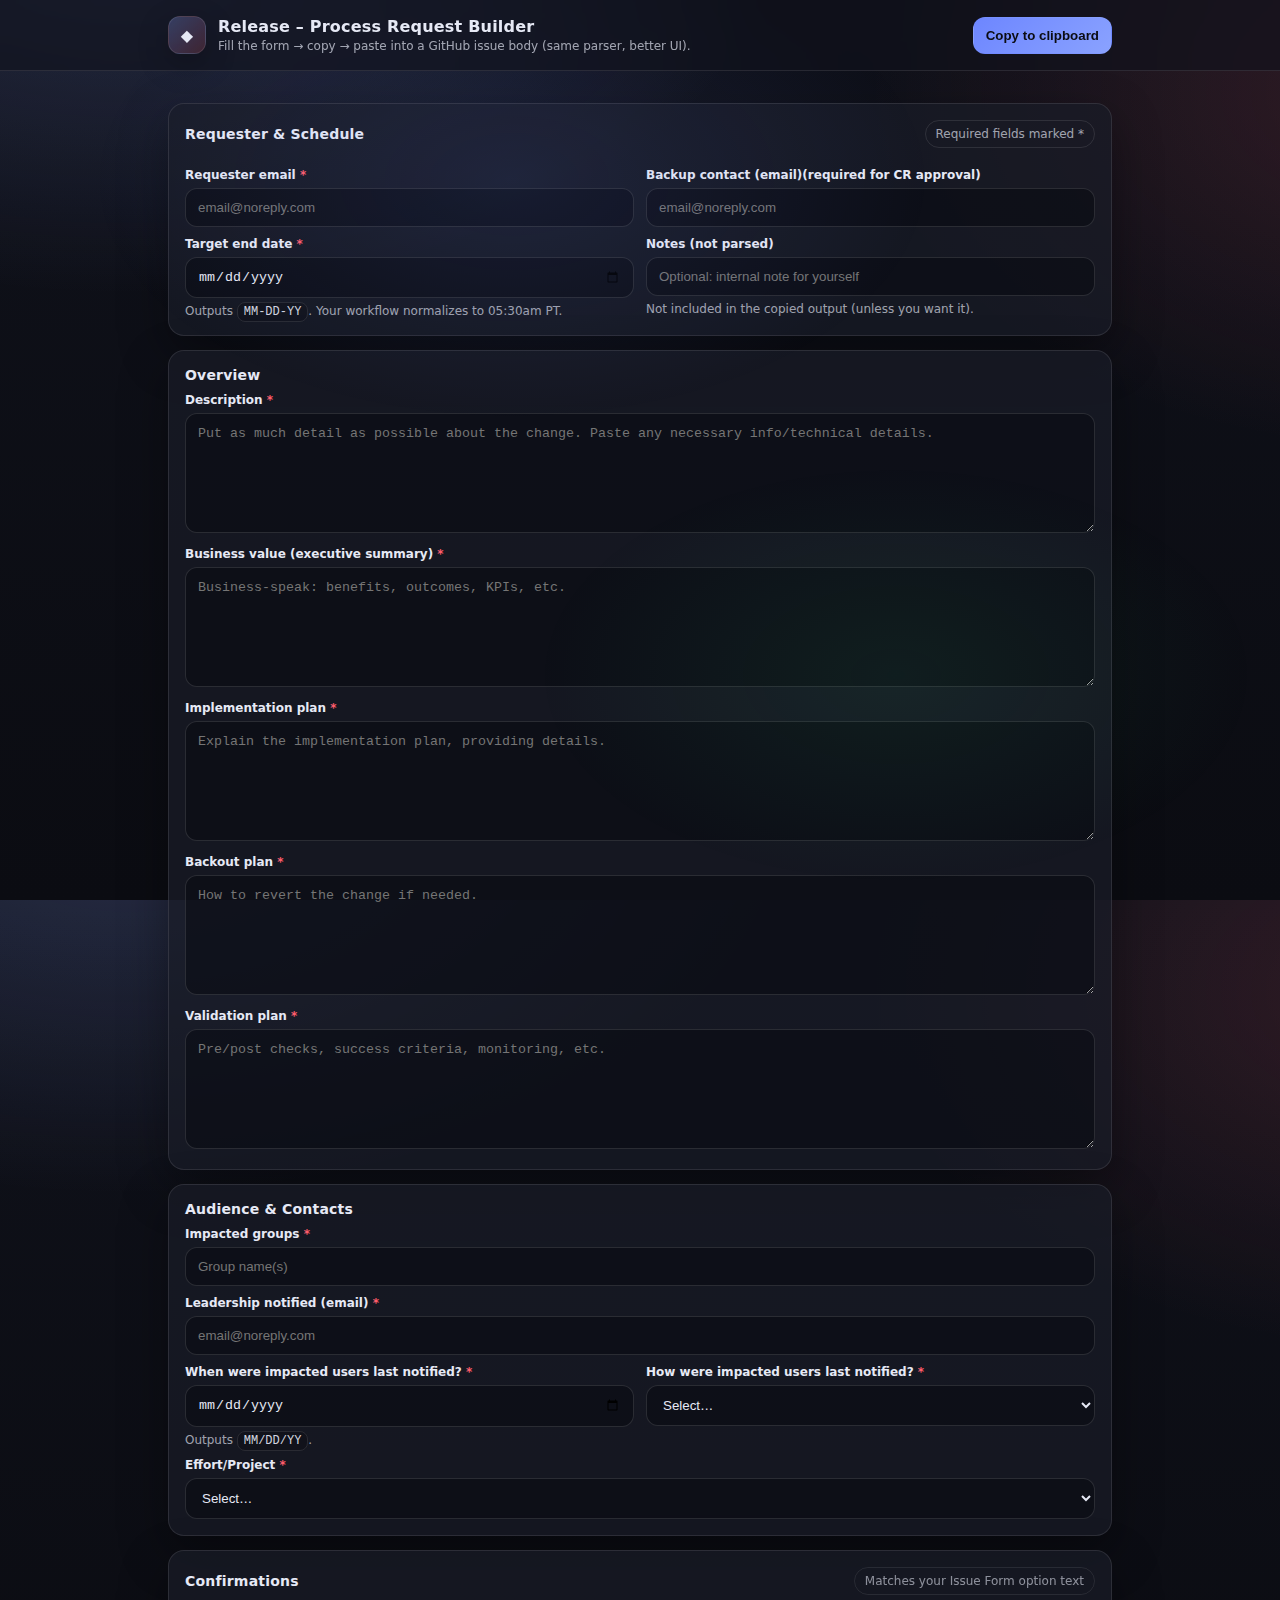
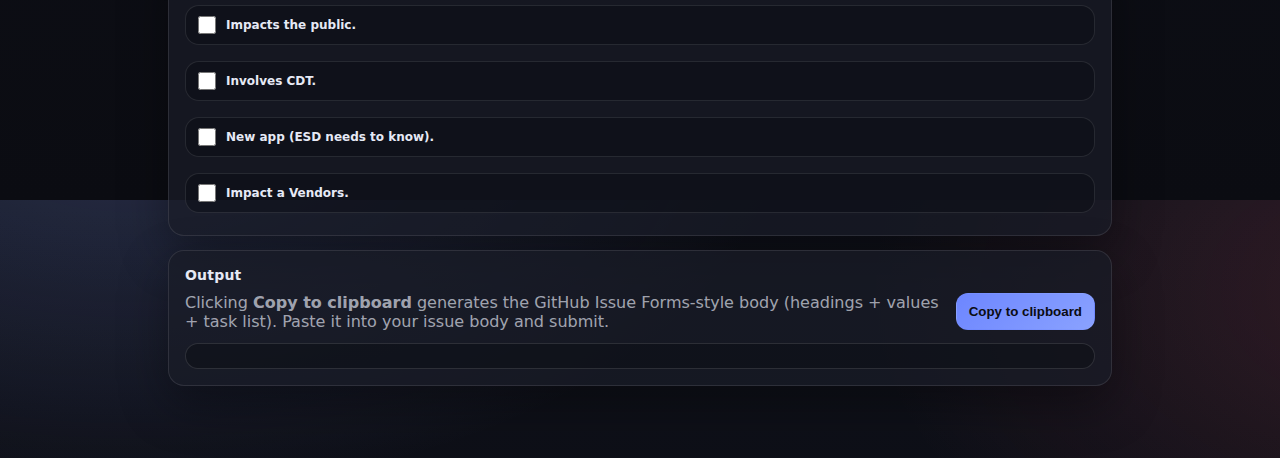
<file: docs/index.html>
<!doctype html>
<html lang="en">
<head>
  <meta charset="utf-8" />
  <meta name="viewport" content="width=device-width,initial-scale=1" />
  <title>Release – Process Request Builder</title>
  <link rel="stylesheet" href="./assets/styles.css" />
</head>

<body>
  <div class="bg-glow"></div>

  <header class="topbar">
    <div class="topbar-inner">
      <div class="brand">
        <div class="logo" aria-hidden="true">◆</div>
        <div>
          <h1>Release – Process Request Builder</h1>
          <p>Fill the form → copy → paste into a GitHub issue body (same parser, better UI).</p>
        </div>
      </div>

      <div class="topbar-actions">
        <button id="copyBtn" class="btn btn-primary" type="button">
          Copy to clipboard
        </button>
      </div>
    </div>
  </header>

  <main class="container">
    <section class="card appear">
      <div class="card-title">
        <h2>Requester & Schedule</h2>
        <span class="pill">Required fields marked *</span>
      </div>

      <div class="grid2">
        <div class="field">
          <label for="user_email">Requester email <span class="req">*</span></label>
          <input id="user_email" placeholder="email@noreply.com" autocomplete="email" />
        </div>

        <div class="field">
          <label for="backup_contact">Backup contact (email)(required for CR approval)</label>
          <input id="backup_contact" placeholder="email@noreply.com" autocomplete="email" />
        </div>
      </div>

      <div class="grid2">
        <div class="field">
          <label for="target_end_date_picker">Target end date <span class="req">*</span></label>
          <input id="target_end_date_picker" type="date" />
          <div class="hint">Outputs <code>MM-DD-YY</code>. Your workflow normalizes to 05:30am PT.</div>
        </div>

        <div class="field">
          <label for="notes">Notes (not parsed)</label>
          <input id="notes" placeholder="Optional: internal note for yourself" />
          <div class="hint">Not included in the copied output (unless you want it).</div>
        </div>
      </div>
    </section>

    <section class="card appear delay-1">
      <div class="card-title">
        <h2>Overview</h2>
      </div>

      <div class="field">
        <label for="description">Description <span class="req">*</span></label>
        <textarea id="description" placeholder="Put as much detail as possible about the change. Paste any necessary info/technical details."></textarea>
      </div>

      <div class="field">
        <label for="business_value">Business value (executive summary) <span class="req">*</span></label>
        <textarea id="business_value" placeholder="Business-speak: benefits, outcomes, KPIs, etc."></textarea>
      </div>

      <div class="field">
        <label for="implementation_plan">Implementation plan <span class="req">*</span></label>
        <textarea id="implementation_plan" placeholder="Explain the implementation plan, providing details."></textarea>
      </div>

      <div class="field">
        <label for="backout_plan">Backout plan <span class="req">*</span></label>
        <textarea id="backout_plan" placeholder="How to revert the change if needed."></textarea>
      </div>

      <div class="field">
        <label for="validation_plan">Validation plan <span class="req">*</span></label>
        <textarea id="validation_plan" placeholder="Pre/post checks, success criteria, monitoring, etc."></textarea>
      </div>
    </section>

    <section class="card appear delay-2">
      <div class="card-title">
        <h2>Audience & Contacts</h2>
      </div>

      <div class="field">
        <label for="impacted_groups">Impacted groups <span class="req">*</span></label>
        <input id="impacted_groups" placeholder="Group name(s)" />
      </div>

      <div class="field">
        <!-- keep label spacing EXACTLY as template: "Leadership notified  (email)" -->
        <label for="impacted_users_emails">Leadership notified  (email) <span class="req">*</span></label>
        <input id="impacted_users_emails" placeholder="email@noreply.com" autocomplete="email" />
      </div>

      <div class="grid2">
        <div class="field">
          <label for="last_notified_when_picker">When were impacted users last notified? <span class="req">*</span></label>
          <input id="last_notified_when_picker" type="date" />
          <div class="hint">Outputs <code>MM/DD/YY</code>.</div>
        </div>

        <div class="field">
          <label for="last_notified_how">How were impacted users last notified? <span class="req">*</span></label>
          <select id="last_notified_how">
            <option value="">Select…</option>
            <option>Meeting</option>
            <option>Teams message</option>
            <option>Email</option>
            <option>Call</option>
            <option>In Person</option>
          </select>
        </div>
      </div>

      <div class="field">
        <label for="effort">Effort/Project <span class="req">*</span></label>
        <select id="effort">
          <option value="">Select…</option>
          <option>Defect Resolution</option>
          <option>Executive Sponsor Projects</option>
          <option>Maintenance and Operation</option>
          <option>Legislative Mandate</option>
          <option>User Request</option>
          <option>Test Environment</option>
        </select>
      </div>
    </section>

    <section class="card appear delay-3">
      <div class="card-title">
        <h2>Confirmations</h2>
        <span class="pill subtle">Matches your Issue Form option text</span>
      </div>

      <div class="checks">
        <label class="check">
          <input type="checkbox" id="chk_impacts_public" />
          <span>Impacts the public.</span>
        </label>
        <label class="check">
          <input type="checkbox" id="chk_involves_cdt" />
          <span>Involves CDT.</span>
        </label>
        <label class="check">
          <input type="checkbox" id="chk_new_app_esd" />
          <span>New app (ESD needs to know).</span>
        </label>
        <label class="check">
          <input type="checkbox" id="chk_vendor_impact" />
          <span>Impact a Vendors.</span>
        </label>
      </div>
    </section>

    <section class="card appear delay-4">
      <div class="card-title">
        <h2>Output</h2>
      </div>

      <div class="mini">
        <div class="mini-left">
          <p class="muted">
            Clicking <strong>Copy to clipboard</strong> generates the GitHub Issue Forms-style body
            (headings + values + task list). Paste it into your issue body and submit.
          </p>
        </div>
        <div class="mini-right">
          <button id="copyBtn2" class="btn btn-primary" type="button">Copy to clipboard</button>
        </div>
      </div>

      <div id="msg" class="msg" aria-live="polite"></div>
    </section>
  </main>

  <div id="toast" class="toast" role="status" aria-live="polite"></div>

  <script src="./assets/app.js"></script>
</body>
</html>
</file>
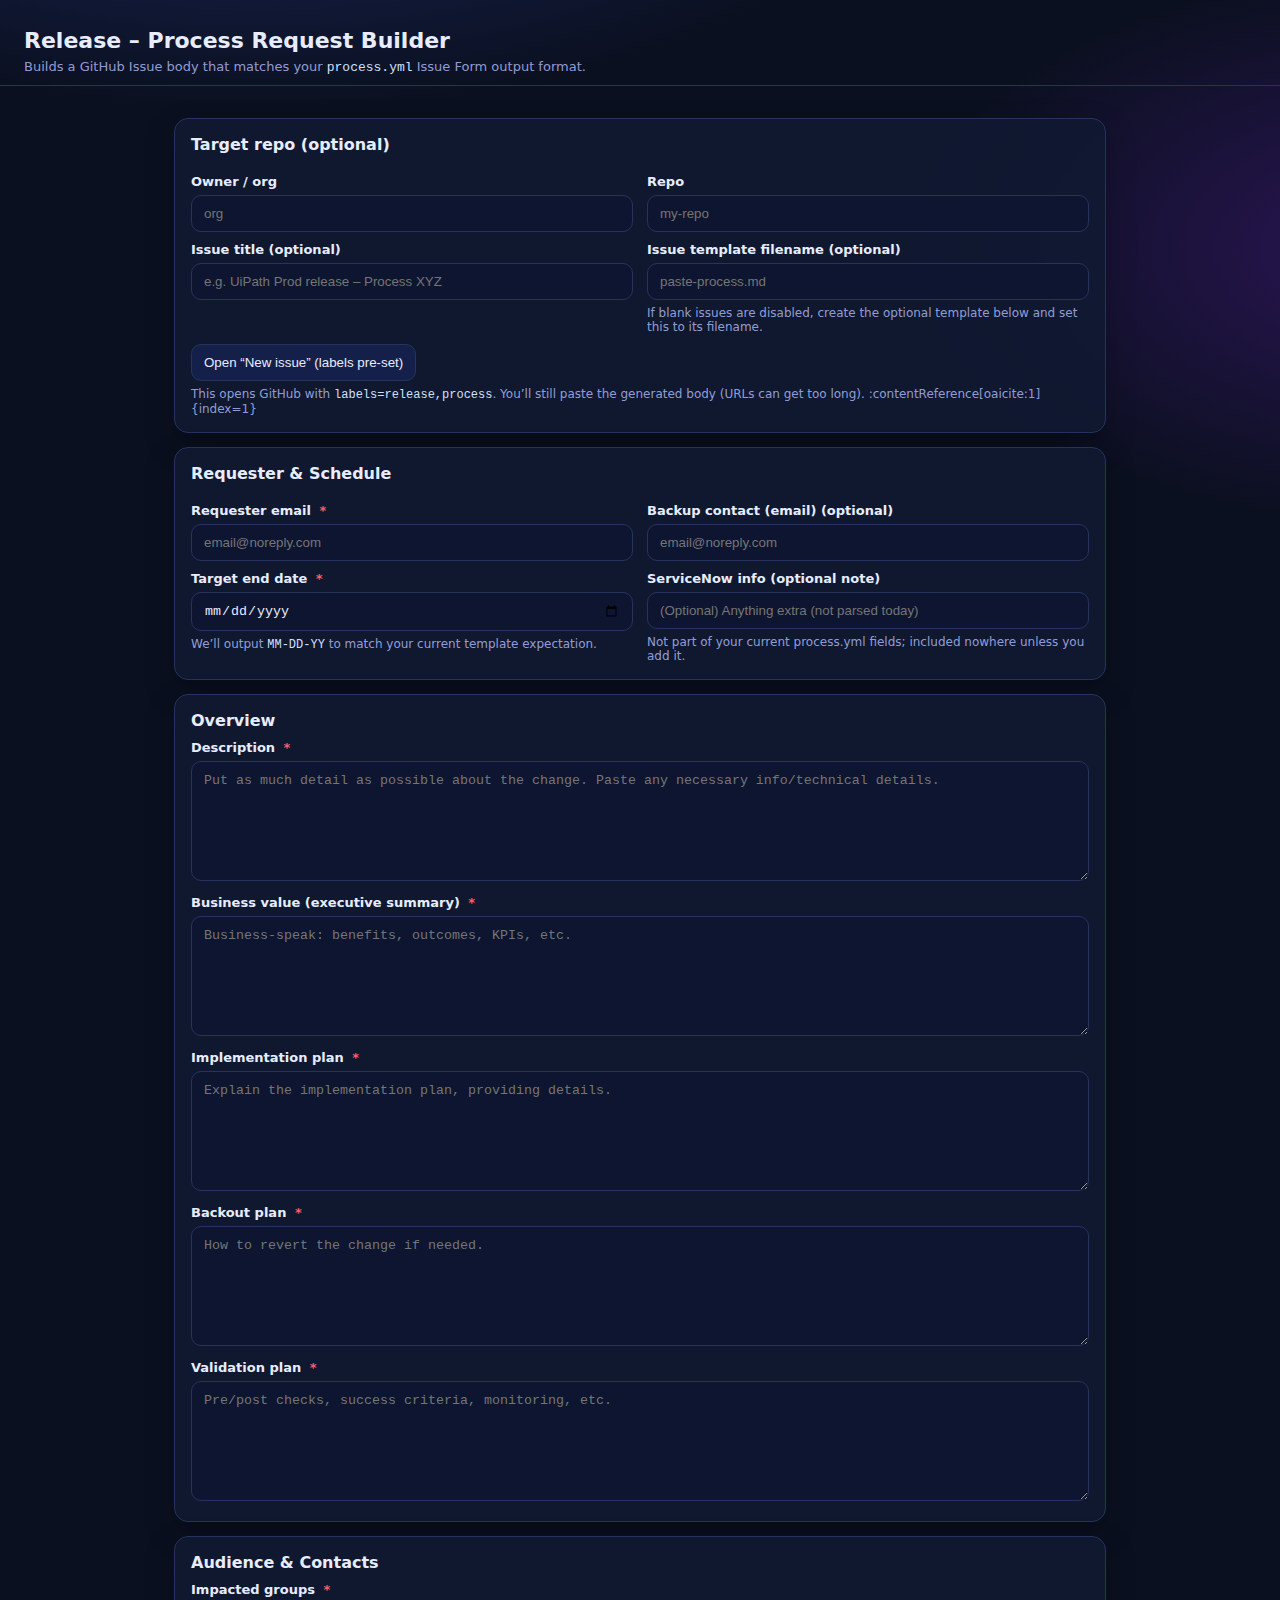
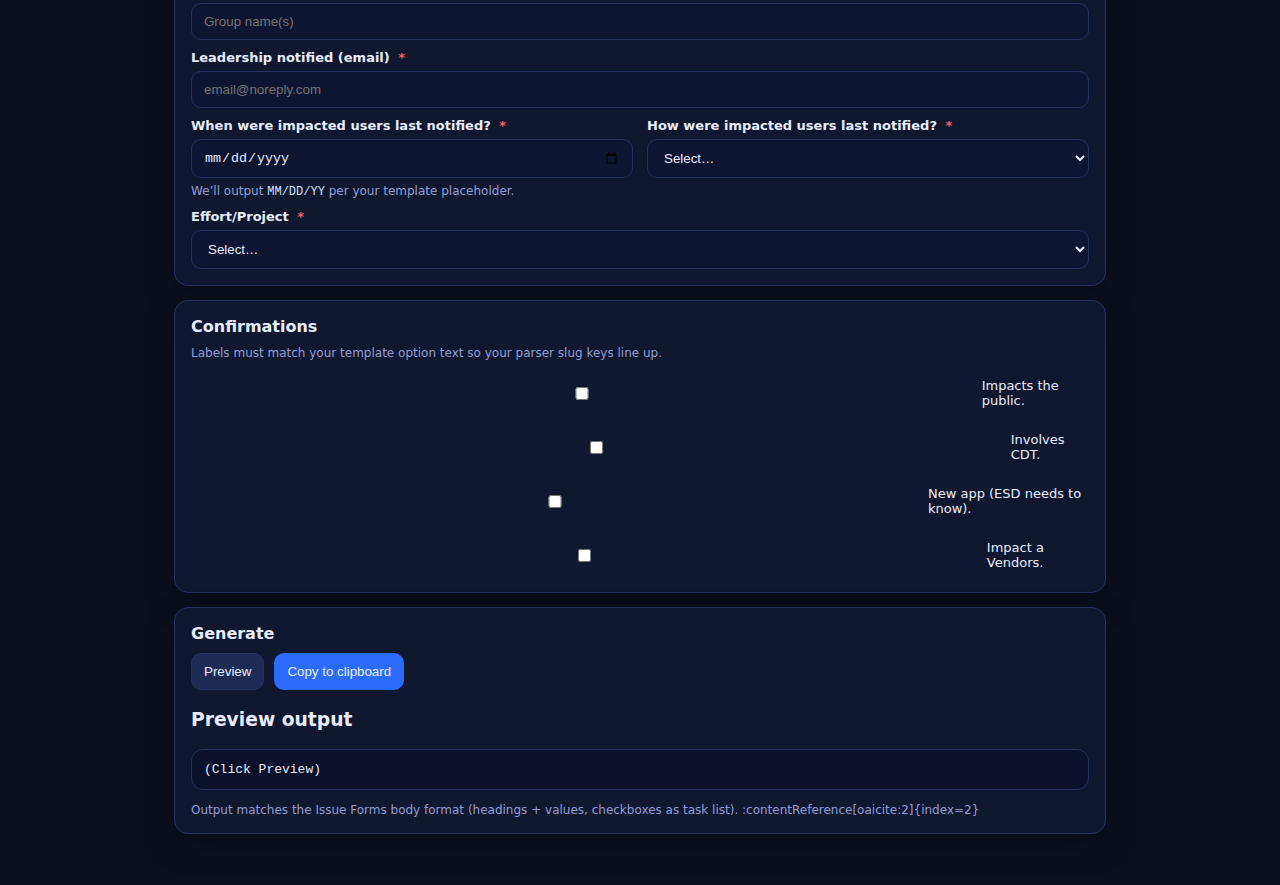
<file: public/index.html>
<!doctype html>
<html lang="en">
<head>
  <meta charset="utf-8" />
  <meta name="viewport" content="width=device-width,initial-scale=1" />
  <title>Release – Process Request Builder</title>
  <link rel="stylesheet" href="./assets/styles.css" />
</head>
<body>
  <header class="header">
    <div>
      <h1>Release – Process Request Builder</h1>
      <p class="sub">
        Builds a GitHub Issue body that matches your <code>process.yml</code> Issue Form output format.
      </p>
    </div>
  </header>

  <main class="container">
    <section class="card">
      <h2>Target repo (optional)</h2>
      <div class="grid2">
        <div>
          <label for="owner">Owner / org</label>
          <input id="owner" placeholder="org" />
        </div>
        <div>
          <label for="repo">Repo</label>
          <input id="repo" placeholder="my-repo" />
        </div>
      </div>

      <div class="grid2">
        <div>
          <label for="issueTitle">Issue title (optional)</label>
          <input id="issueTitle" placeholder="e.g. UiPath Prod release – Process XYZ" />
        </div>
        <div>
          <label for="openTemplate">Issue template filename (optional)</label>
          <input id="openTemplate" placeholder="paste-process.md" />
          <p class="hint">If blank issues are disabled, create the optional template below and set this to its filename.</p>
        </div>
      </div>

      <div class="actions">
        <button id="openIssueBtn" class="secondary" type="button">Open “New issue” (labels pre-set)</button>
      </div>
      <p class="hint">
        This opens GitHub with <code>labels=release,process</code>. You’ll still paste the generated body (URLs can get too long). :contentReference[oaicite:1]{index=1}
      </p>
    </section>

    <section class="card">
      <h2>Requester & Schedule</h2>
      <div class="grid2">
        <div>
          <label for="user_email">Requester email <span class="req">*</span></label>
          <input id="user_email" placeholder="email@noreply.com" />
        </div>
        <div>
          <label for="backup_contact">Backup contact (email) (optional)</label>
          <input id="backup_contact" placeholder="email@noreply.com" />
        </div>
      </div>

      <div class="grid2">
        <div>
          <label for="target_end_date_picker">Target end date <span class="req">*</span></label>
          <input id="target_end_date_picker" type="date" />
          <p class="hint">We’ll output <code>MM-DD-YY</code> to match your current template expectation.</p>
        </div>
        <div>
          <label for="servicenow_note">ServiceNow info (optional note)</label>
          <input id="servicenow_note" placeholder="(Optional) Anything extra (not parsed today)" />
          <p class="hint">Not part of your current process.yml fields; included nowhere unless you add it.</p>
        </div>
      </div>
    </section>

    <section class="card">
      <h2>Overview</h2>
      <label for="description">Description <span class="req">*</span></label>
      <textarea id="description" placeholder="Put as much detail as possible about the change. Paste any necessary info/technical details."></textarea>

      <label for="business_value">Business value (executive summary) <span class="req">*</span></label>
      <textarea id="business_value" placeholder="Business-speak: benefits, outcomes, KPIs, etc."></textarea>

      <label for="implementation_plan">Implementation plan <span class="req">*</span></label>
      <textarea id="implementation_plan" placeholder="Explain the implementation plan, providing details."></textarea>

      <label for="backout_plan">Backout plan <span class="req">*</span></label>
      <textarea id="backout_plan" placeholder="How to revert the change if needed."></textarea>

      <label for="validation_plan">Validation plan <span class="req">*</span></label>
      <textarea id="validation_plan" placeholder="Pre/post checks, success criteria, monitoring, etc."></textarea>
    </section>

    <section class="card">
      <h2>Audience & Contacts</h2>
      <label for="impacted_groups">Impacted groups <span class="req">*</span></label>
      <input id="impacted_groups" placeholder="Group name(s)" />

      <label for="impacted_users_emails">Leadership notified (email) <span class="req">*</span></label>
      <input id="impacted_users_emails" placeholder="email@noreply.com" />

      <div class="grid2">
        <div>
          <label for="last_notified_when_picker">When were impacted users last notified? <span class="req">*</span></label>
          <input id="last_notified_when_picker" type="date" />
          <p class="hint">We’ll output <code>MM/DD/YY</code> per your template placeholder.</p>
        </div>
        <div>
          <label for="last_notified_how">How were impacted users last notified? <span class="req">*</span></label>
          <select id="last_notified_how">
            <option value="">Select…</option>
            <option>Meeting</option>
            <option>Teams message</option>
            <option>Email</option>
            <option>Call</option>
            <option>In Person</option>
          </select>
        </div>
      </div>

      <label for="effort">Effort/Project <span class="req">*</span></label>
      <select id="effort">
        <option value="">Select…</option>
        <option>Defect Resolution</option>
        <option>Executive Sponsor Projects</option>
        <option>Maintenance and Operation</option>
        <option>Legislative Mandate</option>
        <option>User Request</option>
        <option>Test Environment</option>
      </select>
    </section>

    <section class="card">
      <h2>Confirmations</h2>
      <p class="hint">Labels must match your template option text so your parser slug keys line up.</p>

      <div class="checks">
        <label><input type="checkbox" id="chk_impacts_public" /> Impacts the public.</label>
        <label><input type="checkbox" id="chk_involves_cdt" /> Involves CDT.</label>
        <label><input type="checkbox" id="chk_new_app_esd" /> New app (ESD needs to know).</label>
        <label><input type="checkbox" id="chk_vendor_impact" /> Impact a Vendors.</label>
      </div>
    </section>

    <section class="card">
      <h2>Generate</h2>
      <div class="actions">
        <button id="previewBtn" type="button">Preview</button>
        <button id="copyBtn" class="primary" type="button">Copy to clipboard</button>
      </div>
      <div id="msg" class="msg"></div>

      <h3>Preview output</h3>
      <pre id="preview" class="preview">(Click Preview)</pre>
      <p class="hint">
        Output matches the Issue Forms body format (headings + values, checkboxes as task list). :contentReference[oaicite:2]{index=2}
      </p>
    </section>
  </main>

  <script src="./assets/app.js"></script>
</body>
</html>
</file>
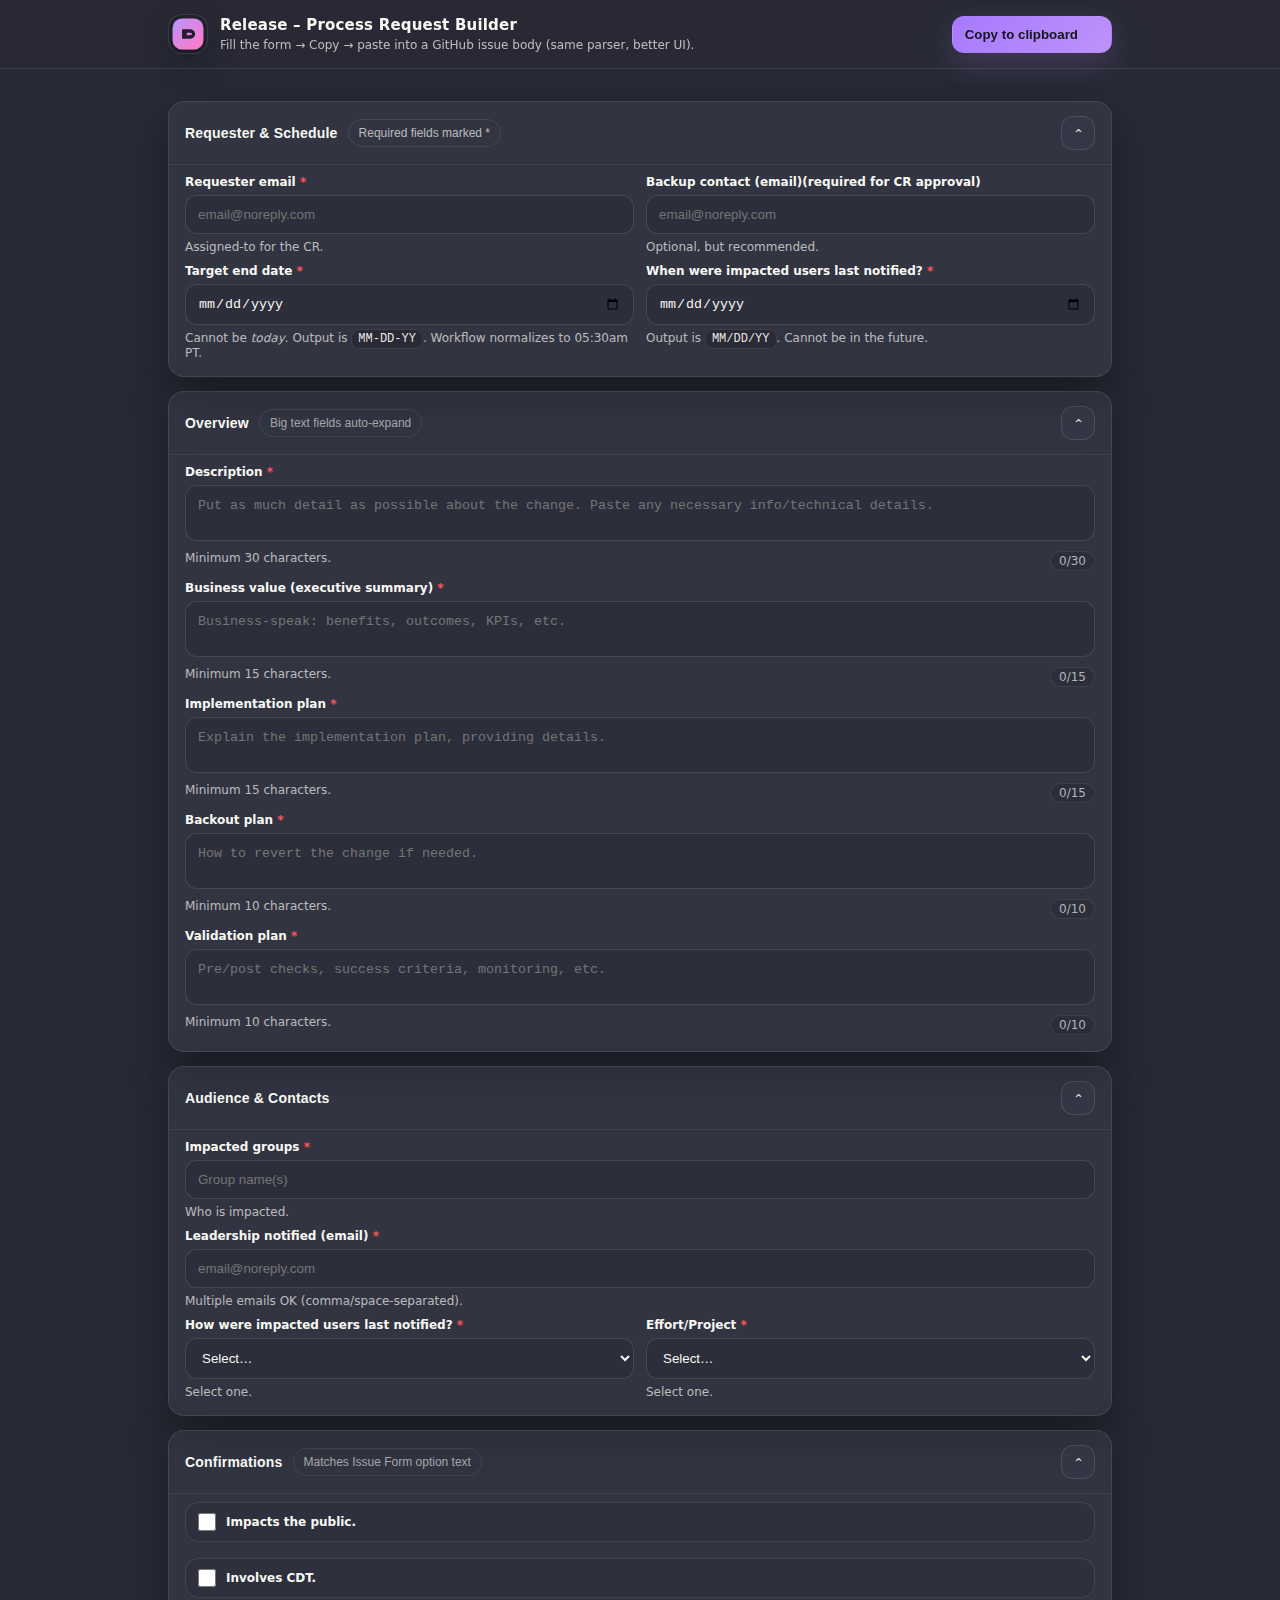
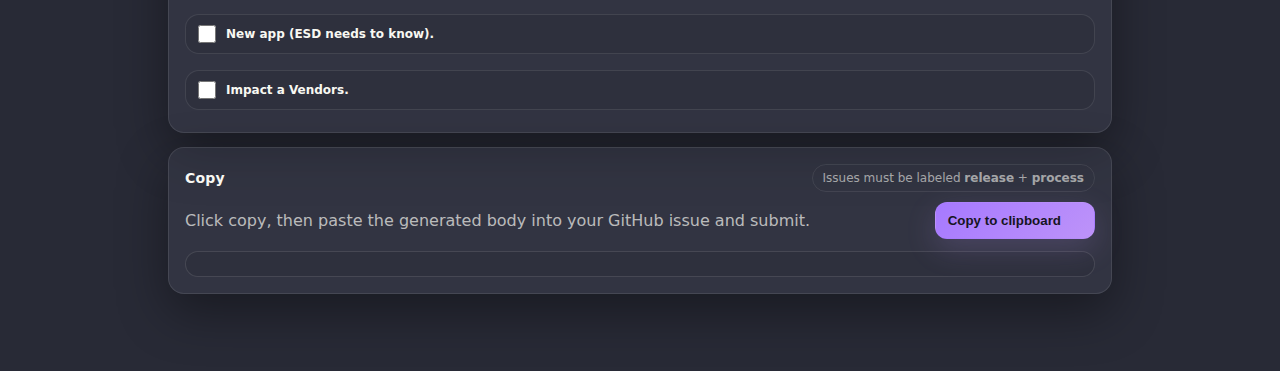
<file: ui/index.html>
<!doctype html>
<html lang="en">
<head>
  <meta charset="utf-8" />
  <meta name="viewport" content="width=device-width,initial-scale=1" />
  <title>Release – Process Request Builder</title>
  <link rel="stylesheet" href="./assets/styles.css" />
</head>

<body>
  <header class="topbar">
    <div class="topbar-inner">
      <div class="brand">
        <img class="logo" src="./assets/logo.svg" alt="Portal logo" />
        <div class="brand-text">
          <h1>Release – Process Request Builder</h1>
          <p>Fill the form → Copy → paste into a GitHub issue body (same parser, better UI).</p>
        </div>
      </div>

      <div class="topbar-actions">
        <button id="copyBtn" class="btn btn-primary ripple" type="button">
          <span class="btn-label">Copy to clipboard</span>
          <span class="btn-check" aria-hidden="true">✓</span>
        </button>
      </div>
    </div>
  </header>

  <main class="container">
    <!-- Accordion: Requester & Schedule -->
    <section class="card accordion appear" data-accordion data-default="open">
      <button class="acc-head" type="button" aria-expanded="true">
        <div class="acc-left">
          <h2>Requester & Schedule</h2>
          <span class="pill">Required fields marked *</span>
        </div>
        <div class="acc-right" aria-hidden="true">
          <span class="chev">⌄</span>
        </div>
      </button>

      <div class="acc-body">
        <div class="grid2">
          <div class="field" data-field="user_email">
            <label for="user_email">Requester email <span class="req">*</span></label>
            <input id="user_email" placeholder="email@noreply.com" autocomplete="email" />
            <div class="field-sub">
              <div class="hint">Assigned-to for the CR.</div>
              <div class="error" aria-live="polite"></div>
            </div>
          </div>

          <div class="field" data-field="backup_contact">
            <label for="backup_contact">Backup contact (email)(required for CR approval)</label>
            <input id="backup_contact" placeholder="email@noreply.com" autocomplete="email" />
            <div class="field-sub">
              <div class="hint">Optional, but recommended.</div>
              <div class="error" aria-live="polite"></div>
            </div>
          </div>
        </div>

        <div class="grid2">
          <div class="field" data-field="target_end_date_picker">
            <label for="target_end_date_picker">Target end date <span class="req">*</span></label>
            <input id="target_end_date_picker" type="date" />
            <div class="field-sub">
              <div class="hint">
                Cannot be <em>today</em>. Output is <code>MM-DD-YY</code>. Workflow normalizes to 05:30am PT.
              </div>
              <div class="error" aria-live="polite"></div>
            </div>
          </div>

          <div class="field" data-field="last_notified_when_picker">
            <label for="last_notified_when_picker">When were impacted users last notified? <span class="req">*</span></label>
            <input id="last_notified_when_picker" type="date" />
            <div class="field-sub">
              <div class="hint">Output is <code>MM/DD/YY</code>. Cannot be in the future.</div>
              <div class="error" aria-live="polite"></div>
            </div>
          </div>
        </div>
      </div>
    </section>

    <!-- Accordion: Overview -->
    <section class="card accordion appear delay-1" data-accordion data-default="open">
      <button class="acc-head" type="button" aria-expanded="true">
        <div class="acc-left">
          <h2>Overview</h2>
          <span class="pill subtle">Big text fields auto-expand</span>
        </div>
        <div class="acc-right" aria-hidden="true">
          <span class="chev">⌄</span>
        </div>
      </button>

      <div class="acc-body">
        <div class="field" data-field="description">
          <label for="description">Description <span class="req">*</span></label>
          <textarea id="description" rows="2"
            placeholder="Put as much detail as possible about the change. Paste any necessary info/technical details."></textarea>
          <div class="field-sub">
            <div class="hint">Minimum 30 characters.</div>
            <div class="counter" data-counter-for="description"></div>
            <div class="error" aria-live="polite"></div>
          </div>
        </div>

        <div class="field" data-field="business_value">
          <label for="business_value">Business value (executive summary) <span class="req">*</span></label>
          <textarea id="business_value" rows="2"
            placeholder="Business-speak: benefits, outcomes, KPIs, etc."></textarea>
          <div class="field-sub">
            <div class="hint">Minimum 15 characters.</div>
            <div class="counter" data-counter-for="business_value"></div>
            <div class="error" aria-live="polite"></div>
          </div>
        </div>

        <div class="field" data-field="implementation_plan">
          <label for="implementation_plan">Implementation plan <span class="req">*</span></label>
          <textarea id="implementation_plan" rows="2"
            placeholder="Explain the implementation plan, providing details."></textarea>
          <div class="field-sub">
            <div class="hint">Minimum 15 characters.</div>
            <div class="counter" data-counter-for="implementation_plan"></div>
            <div class="error" aria-live="polite"></div>
          </div>
        </div>

        <div class="field" data-field="backout_plan">
          <label for="backout_plan">Backout plan <span class="req">*</span></label>
          <textarea id="backout_plan" rows="2"
            placeholder="How to revert the change if needed."></textarea>
          <div class="field-sub">
            <div class="hint">Minimum 10 characters.</div>
            <div class="counter" data-counter-for="backout_plan"></div>
            <div class="error" aria-live="polite"></div>
          </div>
        </div>

        <div class="field" data-field="validation_plan">
          <label for="validation_plan">Validation plan <span class="req">*</span></label>
          <textarea id="validation_plan" rows="2"
            placeholder="Pre/post checks, success criteria, monitoring, etc."></textarea>
          <div class="field-sub">
            <div class="hint">Minimum 10 characters.</div>
            <div class="counter" data-counter-for="validation_plan"></div>
            <div class="error" aria-live="polite"></div>
          </div>
        </div>
      </div>
    </section>

    <!-- Accordion: Audience & Contacts -->
    <section class="card accordion appear delay-2" data-accordion data-default="open">
      <button class="acc-head" type="button" aria-expanded="true">
        <div class="acc-left">
          <h2>Audience & Contacts</h2>
        </div>
        <div class="acc-right" aria-hidden="true">
          <span class="chev">⌄</span>
        </div>
      </button>

      <div class="acc-body">
        <div class="field" data-field="impacted_groups">
          <label for="impacted_groups">Impacted groups <span class="req">*</span></label>
          <input id="impacted_groups" placeholder="Group name(s)" />
          <div class="field-sub">
            <div class="hint">Who is impacted.</div>
            <div class="error" aria-live="polite"></div>
          </div>
        </div>

        <div class="field" data-field="impacted_users_emails">
          <!-- Keep EXACT spacing to match your issue form label -->
          <label for="impacted_users_emails">Leadership notified  (email) <span class="req">*</span></label>
          <input id="impacted_users_emails" placeholder="email@noreply.com" autocomplete="email" />
          <div class="field-sub">
            <div class="hint">Multiple emails OK (comma/space-separated).</div>
            <div class="error" aria-live="polite"></div>
          </div>
        </div>

        <div class="grid2">
          <div class="field" data-field="last_notified_how">
            <label for="last_notified_how">How were impacted users last notified? <span class="req">*</span></label>
            <select id="last_notified_how">
              <option value="">Select…</option>
              <option>Meeting</option>
              <option>Teams message</option>
              <option>Email</option>
              <option>Call</option>
              <option>In Person</option>
            </select>
            <div class="field-sub">
              <div class="hint">Select one.</div>
              <div class="error" aria-live="polite"></div>
            </div>
          </div>

          <div class="field" data-field="effort">
            <label for="effort">Effort/Project <span class="req">*</span></label>
            <select id="effort">
              <option value="">Select…</option>
              <option>Defect Resolution</option>
              <option>Executive Sponsor Projects</option>
              <option>Maintenance and Operation</option>
              <option>Legislative Mandate</option>
              <option>User Request</option>
              <option>Test Environment</option>
            </select>
            <div class="field-sub">
              <div class="hint">Select one.</div>
              <div class="error" aria-live="polite"></div>
            </div>
          </div>
        </div>
      </div>
    </section>

    <!-- Accordion: Confirmations -->
    <section class="card accordion appear delay-3" data-accordion data-default="open">
      <button class="acc-head" type="button" aria-expanded="true">
        <div class="acc-left">
          <h2>Confirmations</h2>
          <span class="pill subtle">Matches Issue Form option text</span>
        </div>
        <div class="acc-right" aria-hidden="true">
          <span class="chev">⌄</span>
        </div>
      </button>

      <div class="acc-body">
        <div class="checks">
          <label class="check">
            <input type="checkbox" id="chk_impacts_public" />
            <span>Impacts the public.</span>
          </label>
          <label class="check">
            <input type="checkbox" id="chk_involves_cdt" />
            <span>Involves CDT.</span>
          </label>
          <label class="check">
            <input type="checkbox" id="chk_new_app_esd" />
            <span>New app (ESD needs to know).</span>
          </label>
          <label class="check">
            <input type="checkbox" id="chk_vendor_impact" />
            <span>Impact a Vendors.</span>
          </label>
        </div>
      </div>
    </section>

    <!-- Copy / Errors -->
    <section class="card appear delay-4">
      <div class="card-title">
        <h2>Copy</h2>
        <span class="pill subtle">Issues must be labeled <strong>release</strong> + <strong>process</strong></span>
      </div>

      <div class="mini">
        <p class="muted">
          Click copy, then paste the generated body into your GitHub issue and submit.
        </p>
        <button id="copyBtn2" class="btn btn-primary ripple" type="button">
          <span class="btn-label">Copy to clipboard</span>
          <span class="btn-check" aria-hidden="true">✓</span>
        </button>
      </div>

      <div id="msg" class="msg" aria-live="polite"></div>
    </section>
  </main>

  <!-- Error modal -->
  <div id="modalBackdrop" class="modal-backdrop" aria-hidden="true">
    <div class="modal" role="dialog" aria-modal="true" aria-labelledby="modalTitle">
      <div class="modal-head">
        <h3 id="modalTitle">Please fix these fields</h3>
        <button id="modalClose" class="icon-btn" type="button" aria-label="Close">✕</button>
      </div>
      <div id="modalBody" class="modal-body"></div>
      <div class="modal-actions">
        <button id="modalOk" class="btn btn-primary ripple" type="button">
          <span class="btn-label">Got it</span>
          <span class="btn-check" aria-hidden="true">✓</span>
        </button>
      </div>
    </div>
  </div>

  <div id="toast" class="toast" role="status" aria-live="polite"></div>

  <script src="./assets/app.js"></script>
</body>
</html>
</file>
<file: docs/assets/styles.css>
/* One Dark / Material Dark-ish */
:root{
  --bg: #0f111a;
  --panel: rgba(25, 28, 39, 0.72);
  --panel2: rgba(25, 28, 39, 0.9);
  --text: #e6e9f5;
  --muted: rgba(230, 233, 245, 0.68);
  --line: rgba(255,255,255,0.10);

  --primary: #8aa2ff;
  --primary2: #6d86ff;
  --danger: #ff5d6c;
  --ok: #35d07f;

  --radius: 16px;
  --shadow: 0 18px 48px rgba(0,0,0,0.35);
}

*{ box-sizing:border-box; }
html,body{ height:100%; }
body{
  margin:0;
  font-family: ui-sans-serif, system-ui, -apple-system, Segoe UI, Roboto, Helvetica, Arial;
  background: radial-gradient(1200px 700px at 10% -10%, rgba(138,162,255,0.20) 0%, transparent 55%),
              radial-gradient(900px 600px at 110% 10%, rgba(255,93,108,0.14) 0%, transparent 60%),
              linear-gradient(180deg, #0f111a 0%, #0b0c12 100%);
  color: var(--text);
}

.bg-glow{
  position: fixed;
  inset: 0;
  pointer-events:none;
  background:
    radial-gradient(700px 400px at 40% 20%, rgba(109,134,255,0.11) 0%, transparent 60%),
    radial-gradient(600px 350px at 70% 75%, rgba(53,208,127,0.08) 0%, transparent 60%);
  filter: blur(0px);
}

.topbar{
  position: sticky;
  top: 0;
  z-index: 10;
  backdrop-filter: blur(10px);
  background: rgba(15,17,26,0.60);
  border-bottom: 1px solid var(--line);
}

.topbar-inner{
  max-width: 980px;
  margin: 0 auto;
  padding: 16px 18px;
  display: flex;
  justify-content: space-between;
  align-items: center;
  gap: 12px;
}

.brand{
  display:flex;
  align-items:center;
  gap: 12px;
  min-width: 0;
}
.logo{
  width: 38px; height: 38px;
  border-radius: 12px;
  display:grid; place-items:center;
  background: linear-gradient(135deg, rgba(138,162,255,0.28), rgba(255,93,108,0.18));
  border: 1px solid var(--line);
  box-shadow: 0 10px 30px rgba(0,0,0,0.25);
}
.brand h1{
  margin:0;
  font-size: 16px;
  letter-spacing: 0.2px;
}
.brand p{
  margin: 3px 0 0;
  color: var(--muted);
  font-size: 12px;
  white-space: nowrap;
  overflow:hidden;
  text-overflow: ellipsis;
  max-width: 58vw;
}

.container{
  max-width: 980px;
  margin: 0 auto;
  padding: 18px 18px 60px;
}

.card{
  background: var(--panel);
  border: 1px solid var(--line);
  border-radius: var(--radius);
  box-shadow: var(--shadow);
  padding: 16px;
  margin: 14px 0;
  transition: transform 200ms ease, background 200ms ease, border-color 200ms ease;
}
.card:hover{
  transform: translateY(-1px);
  background: var(--panel2);
  border-color: rgba(255,255,255,0.14);
}

.card-title{
  display:flex;
  align-items: center;
  justify-content: space-between;
  gap: 12px;
  margin-bottom: 10px;
}
.card h2{
  margin:0;
  font-size: 14px;
  letter-spacing: 0.2px;
}
.pill{
  font-size: 12px;
  padding: 6px 10px;
  border-radius: 999px;
  border: 1px solid var(--line);
  color: var(--muted);
}
.pill.subtle{
  opacity: 0.85;
}

.field{ margin-top: 10px; }
label{
  display:block;
  font-size: 12px;
  font-weight: 650;
  margin: 0 0 6px;
}
.req{ color: var(--danger); }

input, select, textarea{
  width: 100%;
  padding: 11px 12px;
  border-radius: 12px;
  border: 1px solid rgba(255,255,255,0.12);
  background: rgba(8,10,16,0.55);
  color: var(--text);
  outline: none;
  transition: border-color 160ms ease, box-shadow 160ms ease, transform 160ms ease;
}
textarea{
  min-height: 120px;
  resize: vertical;
  line-height: 1.35;
}
input:focus, select:focus, textarea:focus{
  border-color: rgba(138,162,255,0.6);
  box-shadow: 0 0 0 4px rgba(138,162,255,0.15);
}

.grid2{
  display:grid;
  grid-template-columns: 1fr 1fr;
  gap: 12px;
}
@media (max-width: 760px){
  .grid2{ grid-template-columns: 1fr; }
  .brand p{ max-width: 70vw; }
}

.hint{
  margin-top: 6px;
  color: var(--muted);
  font-size: 12px;
}
code{
  padding: 2px 6px;
  border-radius: 8px;
  border: 1px solid var(--line);
  background: rgba(0,0,0,0.18);
  color: rgba(230,233,245,0.92);
}

.checks{
  display:grid;
  gap: 10px;
  margin-top: 8px;
}
.check{
  display:flex;
  align-items:center;
  gap: 10px;
  padding: 10px 12px;
  border-radius: 14px;
  border: 1px solid rgba(255,255,255,0.10);
  background: rgba(8,10,16,0.42);
  transition: transform 160ms ease, border-color 160ms ease;
}
.check:hover{
  transform: translateY(-1px);
  border-color: rgba(255,255,255,0.14);
}
.check input{
  width: 18px; height: 18px;
  margin: 0;
  accent-color: var(--primary);
}

.btn{
  border: 1px solid rgba(255,255,255,0.12);
  border-radius: 12px;
  padding: 10px 12px;
  background: rgba(8,10,16,0.48);
  color: var(--text);
  cursor: pointer;
  transition: transform 120ms ease, background 160ms ease, border-color 160ms ease;
}
.btn:hover{
  transform: translateY(-1px);
  border-color: rgba(255,255,255,0.18);
}
.btn:active{
  transform: translateY(0px) scale(0.99);
}
.btn-primary{
  background: linear-gradient(135deg, var(--primary2), var(--primary));
  border-color: transparent;
  color: #0b0c12;
  font-weight: 750;
}
.topbar-actions{ display:flex; gap:10px; }

.mini{
  display:flex;
  align-items:center;
  justify-content: space-between;
  gap: 12px;
}
.mini .muted{ color: var(--muted); margin: 0; }
.mini-right{ flex: 0 0 auto; }

.msg{
  margin-top: 12px;
  padding: 12px;
  border-radius: 14px;
  border: 1px solid rgba(255,255,255,0.12);
  background: rgba(8,10,16,0.40);
  color: var(--muted);
  white-space: pre-wrap;
  min-height: 0;
}
.msg.ok{
  border-color: rgba(53,208,127,0.28);
  color: rgba(230,233,245,0.92);
}
.msg.err{
  border-color: rgba(255,93,108,0.28);
  color: rgba(230,233,245,0.92);
}

.toast{
  position: fixed;
  right: 16px;
  bottom: 16px;
  padding: 10px 12px;
  border-radius: 14px;
  border: 1px solid rgba(255,255,255,0.12);
  background: rgba(10,12,18,0.70);
  backdrop-filter: blur(10px);
  color: rgba(230,233,245,0.92);
  box-shadow: var(--shadow);
  transform: translateY(14px);
  opacity: 0;
  pointer-events:none;
  transition: opacity 200ms ease, transform 200ms ease;
}
.toast.show{
  opacity: 1;
  transform: translateY(0);
}

/* Subtle entrance animation */
.appear{
  animation: in 420ms cubic-bezier(.2,.8,.2,1) both;
}
.delay-1{ animation-delay: 60ms; }
.delay-2{ animation-delay: 120ms; }
.delay-3{ animation-delay: 180ms; }
.delay-4{ animation-delay: 240ms; }
@keyframes in{
  from{ opacity: 0; transform: translateY(10px); }
  to{ opacity: 1; transform: translateY(0); }
}
</file>
<file: public/assets/styles.css>
:root{
  --bg:#0b1020;
  --card:#111a33;
  --text:#e7ecff;
  --muted:#b7c0ffcc;
  --line:#26335f;
  --btn:#2b6cff;
  --btn2:#1e2b55;
  --danger:#ff5a6a;
  --ok:#45d483;
}

*{ box-sizing:border-box; }
body{
  margin:0;
  font-family: ui-sans-serif, system-ui, -apple-system, Segoe UI, Roboto, Helvetica, Arial;
  background: radial-gradient(1200px 600px at 20% -10%, #1a2b66 0%, transparent 60%),
              radial-gradient(900px 500px at 110% 10%, #2b1555 0%, transparent 55%),
              var(--bg);
  color:var(--text);
}

.header{
  padding:28px 24px 10px;
  border-bottom:1px solid var(--line);
}
.header h1{ margin:0 0 6px; font-size:22px; }
.sub{ margin:0; color:var(--muted); font-size:13px; }

.container{
  padding:18px 24px 40px;
  max-width: 980px;
  margin: 0 auto;
}

.card{
  background: rgba(17, 26, 51, 0.85);
  border:1px solid var(--line);
  border-radius:14px;
  padding:16px;
  margin:14px 0;
  box-shadow: 0 12px 30px rgba(0,0,0,0.25);
}

.card h2{
  margin:0 0 10px;
  font-size:16px;
}

label{
  display:block;
  margin:10px 0 6px;
  font-weight:600;
  font-size:13px;
}

.req{ color: var(--danger); margin-left:4px; }

input, select, textarea{
  width:100%;
  padding:10px 12px;
  border-radius:10px;
  border:1px solid var(--line);
  background:#0d1530;
  color:var(--text);
  outline:none;
}
textarea{
  min-height:120px;
  resize:vertical;
  line-height:1.35;
}

.grid2{
  display:grid;
  grid-template-columns: 1fr 1fr;
  gap:14px;
}

@media (max-width: 760px){
  .grid2{ grid-template-columns: 1fr; }
}

.hint{
  margin:6px 0 0;
  color:var(--muted);
  font-size:12px;
}

.checks{
  display:grid;
  gap:8px;
  margin-top:8px;
}
.checks label{
  display:flex;
  gap:10px;
  align-items:center;
  font-weight:500;
}

.actions{
  display:flex;
  gap:10px;
  flex-wrap:wrap;
  margin-top:10px;
}

button{
  border:1px solid var(--line);
  border-radius:10px;
  padding:10px 12px;
  color:var(--text);
  cursor:pointer;
  background: var(--btn2);
}
button.primary{
  background: var(--btn);
  border-color: transparent;
}
button.secondary{
  background:#14204a;
}

.msg{
  margin-top:10px;
  font-size:13px;
  white-space:pre-wrap;
}
.msg.ok{ color: var(--ok); }
.msg.err{ color: var(--danger); }

.preview{
  margin-top:10px;
  padding:12px;
  border-radius:12px;
  background:#0a1128;
  border:1px solid var(--line);
  overflow:auto;
}
code{ color:#cfe0ff; }
pre{ white-space:pre-wrap; }
</file>
<file: ui/assets/styles.css>
:root{
  --bg: #282a36;
  --panel: rgba(68, 71, 90, 0.35);
  --panelSolid: rgba(68, 71, 90, 0.55);
  --text: #f8f8f2;
  --muted: rgba(248, 248, 242, 0.70);
  --line: rgba(248, 248, 242, 0.10);

  --purple: #bd93f9;
  --purple2: #a679ff;
  --pink: #ff79c6;
  --green: #50fa7b;
  --red: #ff5555;

  --radius: 16px;
  --shadow: 0 18px 50px rgba(0,0,0,0.38);
}

*{ box-sizing:border-box; }
html,body{ height:100%; }

body{
  margin:0;
  font-family: ui-sans-serif, system-ui, -apple-system, Segoe UI, Roboto, Helvetica, Arial;
  color: var(--text);
  background: var(--bg); /* solid */
}

.container{
  max-width: 980px;
  margin: 0 auto;
  padding: 18px 18px 64px;
}

/* Topbar */
.topbar{
  position: sticky;
  top: 0;
  z-index: 10;
  backdrop-filter: blur(10px);
  background: rgba(40, 42, 54, 0.82);
  border-bottom: 1px solid var(--line);
}

.topbar-inner{
  max-width: 980px;
  margin: 0 auto;
  padding: 14px 18px;
  display:flex;
  align-items:center;
  justify-content: space-between;
  gap: 14px;
}

.brand{
  display:flex;
  align-items:center;
  gap: 12px;
  min-width: 0;
}

.logo{
  width: 40px;
  height: 40px;
  border-radius: 14px;
  border: 1px solid var(--line);
  box-shadow: 0 10px 30px rgba(0,0,0,0.25);
  flex: 0 0 auto;
  background: rgba(0,0,0,0.12);
}

.brand-text{ min-width: 0; }
.brand-text h1{
  margin:0;
  font-size: 15px;
  letter-spacing: 0.2px;
}
.brand-text p{
  margin:4px 0 0;
  font-size: 12px;
  color: var(--muted);
  white-space: nowrap;
  overflow: hidden;
  text-overflow: ellipsis;
  max-width: 62vw;
}

.topbar-actions{
  display:flex;
  align-items:center;
  gap: 10px;
  flex: 0 0 auto;
}

/* Cards */
.card{
  background: var(--panel);
  border: 1px solid var(--line);
  border-radius: var(--radius);
  box-shadow: var(--shadow);
  padding: 16px;
  margin: 14px 0;
  transition: transform 180ms ease, background 200ms ease, border-color 200ms ease;
}
.card:hover{
  transform: translateY(-1px);
  background: var(--panelSolid);
  border-color: rgba(248,248,242,0.14);
}

.card-title{
  display:flex;
  align-items:center;
  justify-content: space-between;
  gap: 12px;
  margin-bottom: 10px;
}
.card h2{
  margin:0;
  font-size: 14px;
  letter-spacing: 0.2px;
}

.pill{
  font-size: 12px;
  padding: 6px 10px;
  border-radius: 999px;
  border: 1px solid var(--line);
  color: var(--muted);
}
.pill.subtle{ opacity: 0.85; }

/* Accordion */
.accordion{ padding: 0; overflow: hidden; }
.acc-head{
  width: 100%;
  border: 0;
  background: transparent;
  color: inherit;
  cursor: pointer;
  display:flex;
  align-items:center;
  justify-content: space-between;
  gap: 12px;
  padding: 14px 16px;
}
.acc-left{
  display:flex;
  align-items:center;
  gap: 10px;
  min-width: 0;
}
.acc-right{
  display:flex;
  align-items:center;
  justify-content: center;
  width: 34px;
  height: 34px;
  border-radius: 12px;
  border: 1px solid rgba(248,248,242,0.12);
  background: rgba(68,71,90,0.18);
}
.chev{
  display:inline-block;
  transform: rotate(0deg);
  transition: transform 200ms ease;
  opacity: 0.9;
}
.accordion[data-open="true"] .chev{ transform: rotate(180deg); }

.acc-body{
  padding: 0 16px 16px;
  border-top: 1px solid rgba(248,248,242,0.08);
  max-height: 0;
  overflow: hidden;
  transition: max-height 260ms ease;
}
.accordion[data-open="true"] .acc-body{
  max-height: 5000px; /* large cap for smooth expand */
}

/* Fields */
.field{ margin-top: 10px; }
label{
  display:block;
  font-size: 12px;
  font-weight: 650;
  margin: 0 0 6px;
}
.req{ color: var(--red); }

input, select, textarea{
  width:100%;
  padding: 11px 12px;
  border-radius: 12px;
  border: 1px solid rgba(248,248,242,0.12);
  background: rgba(40,42,54,0.55);
  color: var(--text);
  outline: none;
  transition: border-color 160ms ease, box-shadow 160ms ease, transform 120ms ease;
}

textarea{
  min-height: 56px;
  resize: none;
  line-height: 1.35;
  overflow: hidden; /* autosize */
}

input:focus, select:focus, textarea:focus{
  border-color: rgba(189,147,249,0.65);
  box-shadow: 0 0 0 4px rgba(189,147,249,0.18);
}

.field-sub{
  display:flex;
  gap: 10px;
  align-items: flex-start;
  justify-content: space-between;
  margin-top: 6px;
  flex-wrap: wrap;
}

.hint{
  font-size: 12px;
  color: var(--muted);
}
code{
  padding: 2px 6px;
  border-radius: 8px;
  border: 1px solid var(--line);
  background: rgba(0,0,0,0.18);
  color: rgba(248,248,242,0.94);
}

.counter{
  font-size: 12px;
  color: rgba(248,248,242,0.78);
  border: 1px solid rgba(248,248,242,0.10);
  background: rgba(0,0,0,0.12);
  padding: 2px 8px;
  border-radius: 999px;
}

.error{
  width: 100%;
  font-size: 12px;
  color: rgba(255,85,85,0.92);
  display: none;
}

.field.has-error input,
.field.has-error select,
.field.has-error textarea{
  border-color: rgba(255,85,85,0.55);
  box-shadow: 0 0 0 4px rgba(255,85,85,0.12);
}
.field.has-error .error{
  display: block;
}

.grid2{
  display:grid;
  grid-template-columns: 1fr 1fr;
  gap: 12px;
}
@media (max-width: 760px){
  .grid2{ grid-template-columns: 1fr; }
  .brand-text p{ max-width: 70vw; }
  .topbar-inner{ align-items: flex-start; }
}

/* Confirmations */
.checks{
  display:grid;
  gap: 10px;
  margin-top: 8px;
}
.check{
  display:flex;
  align-items:center;
  justify-content:flex-start;
  gap: 10px;
  padding: 10px 12px;
  border-radius: 14px;
  border: 1px solid rgba(248,248,242,0.10);
  background: rgba(40,42,54,0.40);
  transition: transform 160ms ease, border-color 160ms ease, background 160ms ease;
  cursor: pointer;
}
.check:hover{
  transform: translateY(-1px);
  border-color: rgba(248,248,242,0.14);
  background: rgba(68,71,90,0.35);
}
.check input{
  width: 18px;
  height: 18px;
  margin: 0;
  flex: 0 0 auto;
  accent-color: var(--purple);
}
.check span{
  flex: 1 1 auto;
  text-align: left;
}

/* Buttons */
.btn{
  position: relative;
  border: 1px solid rgba(248,248,242,0.14);
  border-radius: 12px;
  padding: 10px 12px;
  background: rgba(68,71,90,0.22);
  color: var(--text);
  cursor: pointer;
  transition: transform 120ms ease, background 160ms ease, border-color 160ms ease;
  overflow: hidden;
  display:inline-flex;
  align-items:center;
  gap: 10px;
}
.btn:hover{
  transform: translateY(-1px);
  border-color: rgba(248,248,242,0.20);
  background: rgba(68,71,90,0.32);
}
.btn:active{
  transform: translateY(0px) scale(0.99);
}

.btn-primary{
  background: linear-gradient(135deg, var(--purple2), var(--purple));
  border-color: transparent;
  color: #16151f;
  font-weight: 800;
  box-shadow: 0 10px 30px rgba(189,147,249,0.18);
}
.btn-primary:hover{
  background: linear-gradient(135deg, var(--purple), var(--pink));
}

.btn-check{
  opacity: 0;
  transform: translateY(2px);
  transition: opacity 160ms ease, transform 160ms ease;
}
.btn.copied .btn-check{
  opacity: 1;
  transform: translateY(0);
}
.btn.copied .btn-label{
  opacity: 0.95;
}

/* Ripple */
.ripple::after{
  content:"";
  position:absolute;
  left: var(--rx, 50%);
  top: var(--ry, 50%);
  width: 10px;
  height: 10px;
  border-radius: 999px;
  background: rgba(255,255,255,0.45);
  transform: translate(-50%,-50%) scale(0);
  opacity: 0;
  pointer-events:none;
}
.ripple.rippling::after{
  transform: translate(-50%,-50%) scale(18);
  opacity: 0;
  transition: transform 520ms ease, opacity 520ms ease;
}

/* Copy section */
.mini{
  display:flex;
  align-items:center;
  justify-content: space-between;
  gap: 12px;
}
.muted{ color: var(--muted); margin: 0; }

/* Message box */
.msg{
  margin-top: 12px;
  padding: 12px;
  border-radius: 14px;
  border: 1px solid rgba(248,248,242,0.12);
  background: rgba(40,42,54,0.40);
  color: var(--muted);
  white-space: pre-wrap;
}
.msg.ok{
  border-color: rgba(80,250,123,0.28);
  color: rgba(248,248,242,0.92);
}
.msg.err{
  border-color: rgba(255,85,85,0.28);
  color: rgba(248,248,242,0.92);
}

/* Toast */
.toast{
  position: fixed;
  right: 16px;
  bottom: 16px;
  padding: 10px 12px;
  border-radius: 14px;
  border: 1px solid rgba(248,248,242,0.12);
  background: rgba(40,42,54,0.78);
  backdrop-filter: blur(10px);
  color: rgba(248,248,242,0.92);
  box-shadow: var(--shadow);
  transform: translateY(14px);
  opacity: 0;
  pointer-events:none;
  transition: opacity 200ms ease, transform 200ms ease;
}
.toast.show{
  opacity: 1;
  transform: translateY(0);
}

/* Modal */
.modal-backdrop{
  position: fixed;
  inset: 0;
  background: rgba(0,0,0,0.55);
  backdrop-filter: blur(6px);
  display: grid;
  place-items: center;
  padding: 18px;
  opacity: 0;
  pointer-events: none;
  transition: opacity 180ms ease;
  z-index: 50;
}
.modal-backdrop.show{
  opacity: 1;
  pointer-events: auto;
}
.modal{
  width: min(720px, 100%);
  border-radius: 18px;
  border: 1px solid rgba(248,248,242,0.14);
  background: rgba(40,42,54,0.92);
  box-shadow: 0 22px 70px rgba(0,0,0,0.55);
  transform: translateY(10px) scale(0.99);
  transition: transform 180ms ease;
  overflow: hidden;
}
.modal-backdrop.show .modal{
  transform: translateY(0) scale(1);
}
.modal-head{
  display:flex;
  align-items:center;
  justify-content: space-between;
  gap: 10px;
  padding: 14px 14px 10px;
  border-bottom: 1px solid rgba(248,248,242,0.10);
}
.modal-head h3{
  margin:0;
  font-size: 14px;
  letter-spacing: 0.2px;
}
.icon-btn{
  width: 34px;
  height: 34px;
  border-radius: 12px;
  border: 1px solid rgba(248,248,242,0.14);
  background: rgba(68,71,90,0.25);
  color: var(--text);
  cursor: pointer;
  transition: transform 120ms ease, background 160ms ease, border-color 160ms ease;
}
.icon-btn:hover{
  transform: translateY(-1px);
  border-color: rgba(248,248,242,0.22);
  background: rgba(68,71,90,0.35);
}
.modal-body{
  padding: 12px 14px;
  color: rgba(248,248,242,0.92);
  white-space: pre-wrap;
  line-height: 1.4;
}
.modal-actions{
  padding: 12px 14px 14px;
  display:flex;
  justify-content: flex-end;
  border-top: 1px solid rgba(248,248,242,0.10);
}

/* Subtle entrance */
.appear{
  animation: in 420ms cubic-bezier(.2,.8,.2,1) both;
}
.delay-1{ animation-delay: 60ms; }
.delay-2{ animation-delay: 120ms; }
.delay-3{ animation-delay: 180ms; }
.delay-4{ animation-delay: 240ms; }
@keyframes in{
  from{ opacity: 0; transform: translateY(10px); }
  to{ opacity: 1; transform: translateY(0); }
}
</file>
